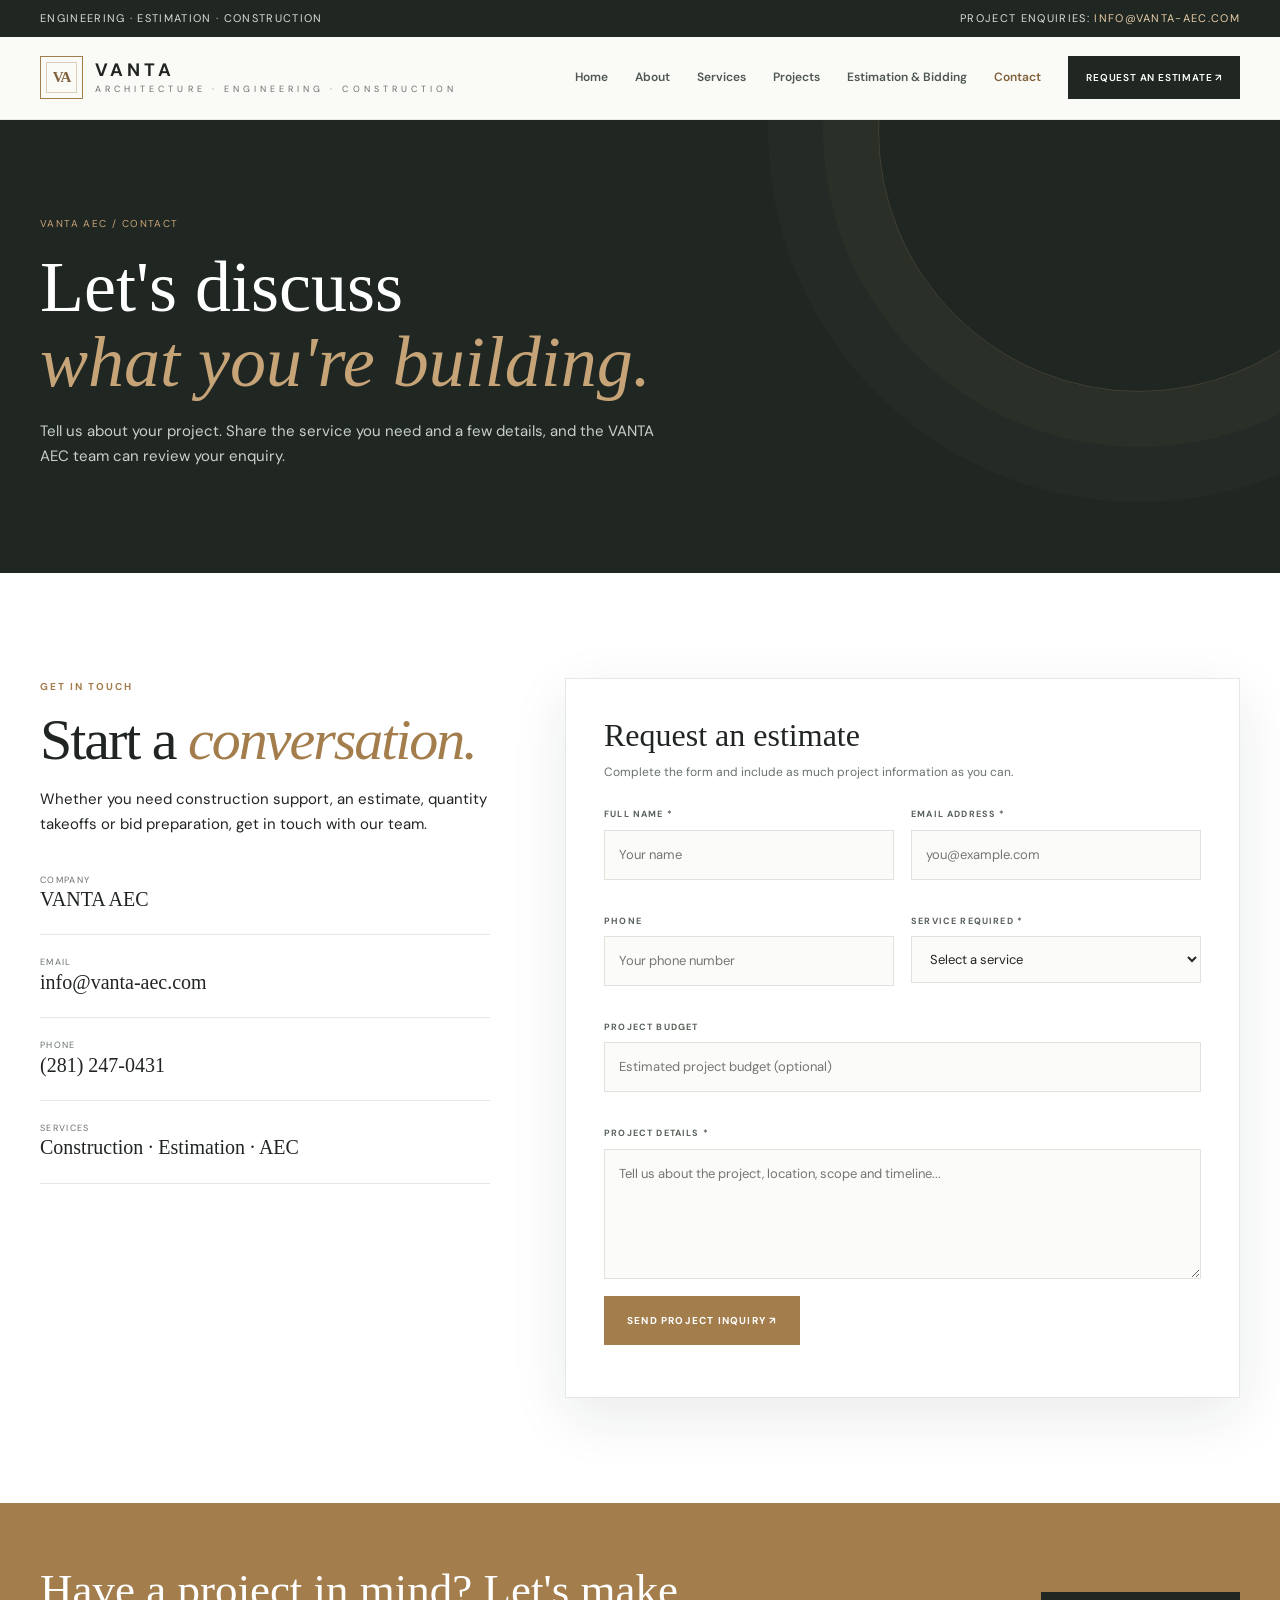
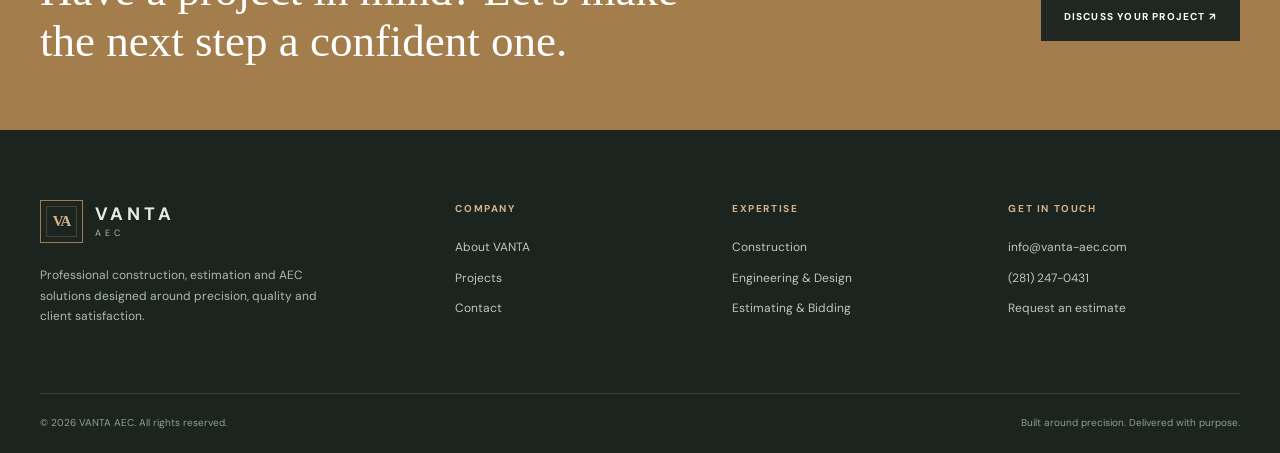
<file: contact.html>
<!doctype html>
<html lang="en">
  <head>
    <meta charset="utf-8" />
    <meta name="viewport" content="width=device-width,initial-scale=1" />
    <title>Contact VANTA AEC | VANTA AEC</title>
    <meta
      name="description"
      content="Contact VANTA AEC for construction, estimation, quantity takeoff, engineering and bidding enquiries."
    />
    <meta name="robots" content="index,follow" />
    <link rel="canonical" href="https://vanta-aec.com/contact.html" />
    <meta property="og:type" content="website" />
    <meta property="og:site_name" content="VANTA AEC" />
    <meta property="og:title" content="Contact VANTA AEC | VANTA AEC" />
    <meta
      property="og:description"
      content="Contact VANTA AEC for construction, estimation, quantity takeoff, engineering and bidding enquiries."
    />
    <meta property="og:url" content="https://vanta-aec.com/contact.html" />
    <link rel="preconnect" href="https://fonts.googleapis.com" />
    <link rel="preconnect" href="https://fonts.gstatic.com" crossorigin />
    <link
      href="https://fonts.googleapis.com/css2?family=DM+Sans:wght@400;500;600;700&display=swap"
      rel="stylesheet"
    />
    <link rel="stylesheet" href="assets/css/style.css" />
    <link rel="icon" href="favicon.png" type="image/png" />
    <script type="application/ld+json">
      {
        "@context": "https://schema.org",
        "@type": "Organization",
        "name": "VANTA AEC",
        "url": "https://vanta-aec.com/",
        "description": "Contact VANTA AEC for construction, estimation, quantity takeoff, engineering and bidding enquiries.",
        "email": "info@vanta-aec.com",
        "telephone": "+12812470431"
      }
    </script>
    <!-- Google tag (gtag.js) -->
    <script
      async
      src="https://www.googletagmanager.com/gtag/js?id=G-F6CHMEECGR"
    ></script>
    <script>
      window.dataLayer = window.dataLayer || [];
      function gtag() {
        dataLayer.push(arguments);
      }
      gtag("js", new Date());

      gtag("config", "G-F6CHMEECGR");
    </script>
  </head>
  <body>
    <div class="topline">
      <div class="container">
        <span>Engineering · Estimation · Construction</span
        ><span
          >Project enquiries:
          <a href="mailto:info@vanta-aec.com">info@vanta-aec.com</a></span
        >
      </div>
    </div>
    <header class="site-header">
      <div class="container nav-wrap">
        <a class="brand" href="index.html" aria-label="VANTA AEC home"
          ><span class="brand-mark">VA</span
          ><span class="brand-name"
            ><strong>VANTA</strong
            ><small>ARCHITECTURE · ENGINEERING · CONSTRUCTION</small></span
          ></a
        ><button
          class="menu-toggle"
          aria-label="Open navigation"
          aria-expanded="false"
        >
          <span></span><span></span><span></span>
        </button>
        <nav class="nav" aria-label="Main navigation">
          <a href="index.html">Home</a><a href="about.html">About</a
          ><a href="services.html">Services</a
          ><a href="projects.html">Projects</a
          ><a href="estimation.html">Estimation & Bidding</a
          ><a href="contact.html" aria-current="page">Contact</a
          ><a class="nav-cta" href="contact.html">REQUEST AN ESTIMATE ↗</a>
        </nav>
      </div>
    </header>
    <main>
      <section class="page-hero">
        <div class="container">
          <div class="breadcrumb">VANTA AEC / Contact</div>
          <h1>
            Let's discuss<br /><em style="color: #c7a477"
              >what you're building.</em
            >
          </h1>
          <p>
            Tell us about your project. Share the service you need and a few
            details, and the VANTA AEC team can review your enquiry.
          </p>
        </div>
      </section>
      <section class="section section-white">
        <div class="container contact-layout">
          <div>
            <div class="kicker">Get in touch</div>
            <h2 class="section-title">Start a <em>conversation.</em></h2>
            <p>
              Whether you need construction support, an estimate, quantity
              takeoffs or bid preparation, get in touch with our team.
            </p>
            <div class="contact-detail">
              <small>Company</small><span>VANTA AEC</span>
            </div>
            <div class="contact-detail">
              <small>Email</small
              ><a href="mailto:info@vanta-aec.com">info@vanta-aec.com</a>
            </div>
            <div class="contact-detail">
              <small>Phone</small><a href="tel:+12812470431">(281) 247-0431</a>
            </div>
            <div class="contact-detail">
              <small>Services</small
              ><span>Construction · Estimation · AEC</span>
            </div>
          </div>
          <div class="form-box">
            <h2>Request an estimate</h2>
            <p>
              Complete the form and include as much project information as you
              can.
            </p>
            <form
              id="inquiryForm"
              action="https://formsubmit.co/info@vanta-aec.com"
              method="POST"
            >
              <input
                type="hidden"
                name="_subject"
                value="New VANTA AEC Website Inquiry"
              /><input type="hidden" name="_template" value="table" /><input
                type="hidden"
                name="_next"
                value="https://vanta-aec.com/contact.html?sent=1"
              /><input
                type="text"
                name="_honey"
                style="display: none"
                tabindex="-1"
                autocomplete="off"
              />
              <div class="form-grid">
                <div class="field">
                  <label for="name">Full name *</label
                  ><input
                    id="name"
                    name="name"
                    autocomplete="name"
                    required
                    placeholder="Your name"
                  />
                </div>
                <div class="field">
                  <label for="email">Email address *</label
                  ><input
                    id="email"
                    type="email"
                    name="email"
                    autocomplete="email"
                    required
                    placeholder="you@example.com"
                  />
                </div>
                <div class="field">
                  <label for="phone">Phone</label
                  ><input
                    id="phone"
                    name="phone"
                    autocomplete="tel"
                    placeholder="Your phone number"
                  />
                </div>
                <div class="field">
                  <label for="service">Service required *</label
                  ><select id="service" name="service" required>
                    <option value="">Select a service</option>
                    <option>Residential Construction</option>
                    <option>Commercial Construction</option>
                    <option>Industrial Construction</option>
                    <option>Architectural / Structural / MEP</option>
                    <option>Residential Estimating</option>
                    <option>Commercial Estimating</option>
                    <option>Construction Bidding</option>
                    <option>Other</option>
                  </select>
                </div>
                <div class="field full">
                  <label for="budget">Project budget</label
                  ><input
                    id="budget"
                    name="budget"
                    placeholder="Estimated project budget (optional)"
                  />
                </div>
                <div class="field full">
                  <label for="message">Project details *</label
                  ><textarea
                    id="message"
                    name="message"
                    required
                    placeholder="Tell us about the project, location, scope and timeline..."
                  ></textarea>
                </div>
              </div>
              <button class="btn" type="submit">Send project inquiry ↗</button>
              <p class="form-status" aria-live="polite"></p>
            </form>
          </div>
        </div>
      </section>
    </main>
    <section class="cta">
      <div class="container cta-inner">
        <h2>
          Have a project in mind? Let's make the next step a confident one.
        </h2>
        <a class="btn" href="contact.html">Discuss your project ↗</a>
      </div>
    </section>
    <footer class="footer">
      <div class="container footer-grid">
        <div>
          <a class="brand" href="index.html"
            ><span class="brand-mark">VA</span
            ><span class="brand-name"
              ><strong>VANTA</strong><small>AEC</small></span
            ></a
          >
          <p class="footer-description">
            Professional construction, estimation and AEC solutions designed
            around precision, quality and client satisfaction.
          </p>
        </div>
        <div class="footer-col">
          <h4>Company</h4>
          <a href="about.html">About VANTA</a
          ><a href="projects.html">Projects</a
          ><a href="contact.html">Contact</a>
        </div>
        <div class="footer-col">
          <h4>Expertise</h4>
          <a href="services.html">Construction</a
          ><a href="services.html">Engineering & Design</a
          ><a href="estimation.html">Estimating & Bidding</a>
        </div>
        <div class="footer-col">
          <h4>Get in touch</h4>
          <a href="mailto:info@vanta-aec.com">info@vanta-aec.com</a
          ><a href="tel:+12812470431">(281) 247-0431</a
          ><a href="contact.html">Request an estimate</a>
        </div>
      </div>
      <div class="container copyright">
        <span
          >© <span data-year>2026</span> VANTA AEC. All rights reserved.</span
        ><span>Built around precision. Delivered with purpose.</span>
      </div>
    </footer>
    <script src="assets/js/main.js" defer></script>
  </body>
</html>
</file>
<file: assets/css/style.css>
:root{
 --ink:#202522;--muted:#68716b;--paper:#f7f7f3;--white:#fff;--line:#e5e7e1;
 --accent:#a47d4d;--accent-dark:#80603a;--dark:#202723;--dark-2:#2b342e;
 --serif:Georgia,"Times New Roman",serif;--sans:"DM Sans",Arial,sans-serif;
 --container:1200px;--shadow:0 18px 55px rgba(26,35,29,.09)
}
*{box-sizing:border-box}html{scroll-behavior:smooth;scroll-padding-top:100px}
body{margin:0;background:var(--paper);color:var(--ink);font-family:var(--sans);font-size:15px;line-height:1.7;-webkit-font-smoothing:antialiased}
img{max-width:100%;display:block}a{color:inherit;text-decoration:none}button,input,select,textarea{font:inherit}
.container{width:min(var(--container),calc(100% - 48px));margin:auto}
.topline{background:var(--dark);color:#d7ddd7;font-size:11px;letter-spacing:.12em;text-transform:uppercase}
.topline .container{display:flex;justify-content:space-between;padding:9px 0;gap:20px}
.topline a{color:#e8cda7}
.site-header{position:sticky;top:0;z-index:50;background:rgba(250,250,247,.94);backdrop-filter:blur(16px);border-bottom:1px solid rgba(32,37,34,.08)}
.nav-wrap{height:82px;display:flex;align-items:center;justify-content:space-between;gap:30px}
.brand{display:flex;align-items:center;gap:12px;min-width:190px}
.brand-mark{width:43px;height:43px;border:1px solid var(--accent);display:grid;place-items:center;color:var(--accent-dark);font:600 15px var(--serif);letter-spacing:-.08em;position:relative}
.brand-mark:after{content:"";position:absolute;inset:5px;border:1px solid rgba(164,125,77,.35)}
.brand-name{display:flex;flex-direction:column;line-height:1}
.brand-name strong{font-size:18px;letter-spacing:.22em;font-weight:700}
.brand-name small{font-size:9px;letter-spacing:.45em;color:var(--muted);margin-top:6px}
.nav{display:flex;align-items:center;gap:27px}
.nav a{font-size:12px;font-weight:600;color:#4e5851;transition:.2s}
.nav a:hover,.nav a[aria-current=page]{color:var(--accent-dark)}
.nav .nav-cta{padding:13px 18px;background:var(--dark);color:white;letter-spacing:.08em;font-size:10px}
.nav .nav-cta:hover{background:var(--accent-dark);color:white}
.menu-toggle{display:none;border:1px solid var(--line);background:transparent;width:44px;height:42px;cursor:pointer}
.menu-toggle span{display:block;width:18px;height:1px;background:var(--ink);margin:5px auto}
.hero{min-height:650px;position:relative;display:flex;align-items:center;color:white;background:#303b34;overflow:hidden}
.hero:before{content:"";position:absolute;inset:0;background:linear-gradient(90deg,rgba(20,29,24,.88) 0%,rgba(20,29,24,.64) 48%,rgba(20,29,24,.16) 100%),url("https://images.unsplash.com/photo-1487958449943-2429e8be8625?auto=format&fit=crop&w=2000&q=82") center/cover}
.hero .container{position:relative;z-index:1;padding:100px 0}
.eyebrow,.kicker{font-size:10px;letter-spacing:.2em;text-transform:uppercase;font-weight:700;color:var(--accent)}
.hero .eyebrow{color:#e6c79f;display:flex;align-items:center;gap:12px}
.eyebrow:before{content:"";width:34px;height:1px;background:currentColor}
.hero h1{font:400 clamp(48px,7vw,88px)/1.02 var(--serif);max-width:760px;margin:24px 0}
.hero h1 em,.section-title em{font-weight:400;color:#c7a477}
.hero-copy{max-width:570px;color:#e2e6e1;font-size:16px}
.actions{display:flex;gap:13px;flex-wrap:wrap;margin-top:34px}
.btn{display:inline-flex;align-items:center;justify-content:center;gap:16px;padding:15px 22px;background:var(--accent);color:white;border:1px solid var(--accent);font-size:10px;font-weight:700;letter-spacing:.12em;text-transform:uppercase;transition:.25s;cursor:pointer}
.btn:hover{background:var(--accent-dark);border-color:var(--accent-dark);transform:translateY(-2px)}
.btn-outline{background:transparent;border-color:rgba(255,255,255,.6);color:white}
.btn-outline:hover{background:white;color:var(--ink);border-color:white}
.hero-note{margin-top:55px;display:flex;gap:35px;flex-wrap:wrap;color:#d7ded8;font-size:11px;letter-spacing:.08em;text-transform:uppercase}
.hero-note strong{display:block;color:white;font:400 29px var(--serif);letter-spacing:0}
.section{padding:105px 0}
.section-white{background:white}.section-dark{background:var(--dark);color:white}
.section-head{display:flex;justify-content:space-between;align-items:end;gap:45px;margin-bottom:48px}
.section-head>p{max-width:430px;color:var(--muted);margin:0}
.section-dark .section-head>p{color:#c0c8c1}
.section-title{font:400 clamp(37px,5vw,58px)/1.1 var(--serif);letter-spacing:-.035em;margin:13px 0 0}
.section-title em{color:var(--accent)}
.intro-grid{display:grid;grid-template-columns:1fr 1.05fr;gap:90px;align-items:start}
.intro-grid .lead{font:400 27px/1.4 var(--serif);margin:0 0 20px}
.text-link{display:inline-flex;gap:13px;align-items:center;color:var(--accent-dark);font-size:11px;font-weight:700;letter-spacing:.1em;text-transform:uppercase;border-bottom:1px solid #cbb99f;padding-bottom:8px;margin-top:14px}
.stats-strip{background:#eeeFE9;border-top:1px solid var(--line);border-bottom:1px solid var(--line)}
.stats-grid{display:grid;grid-template-columns:repeat(4,1fr)}
.stat{padding:32px 20px;border-right:1px solid #daddd5}.stat:first-child{padding-left:0}.stat:last-child{border:0}
.stat strong{font:400 37px var(--serif);display:block;color:var(--accent-dark)}
.stat span{font-size:10px;text-transform:uppercase;letter-spacing:.12em;color:var(--muted)}
.cards{display:grid;grid-template-columns:repeat(3,1fr);gap:18px}
.card{background:white;border:1px solid var(--line);padding:29px;min-height:220px;transition:.25s;position:relative}
.card:hover{transform:translateY(-5px);box-shadow:var(--shadow);border-color:#d5c3a9}
.card-num{font:italic 18px var(--serif);color:var(--accent)}
.card h3{font:400 24px/1.2 var(--serif);margin:24px 0 10px}
.card p{color:var(--muted);font-size:13px;margin:0}
.card-arrow{position:absolute;right:25px;top:25px;color:var(--accent);font-size:20px}
.image-band{min-height:420px;background:linear-gradient(90deg,rgba(26,35,29,.82),rgba(26,35,29,.2)),url("https://images.unsplash.com/photo-1486406146926-c627a92ad1ab?auto=format&fit=crop&w=1900&q=80") center/cover;display:flex;align-items:center;color:white}
.image-band .container{padding:90px 0}
.image-band h2{font:400 clamp(38px,5vw,64px)/1.1 var(--serif);max-width:650px;margin:15px 0 25px}
.split{display:grid;grid-template-columns:1fr 1fr;gap:70px;align-items:center}
.photo-frame{min-height:440px;position:relative;background:#d9ddd6}
.photo-frame img{width:100%;height:100%;min-height:440px;object-fit:cover}
.photo-frame:after{content:"";position:absolute;inset:18px;border:1px solid rgba(255,255,255,.65);pointer-events:none}
.check-list{padding:0;list-style:none;margin:25px 0}
.check-list li{padding:12px 0;border-bottom:1px solid var(--line);color:var(--muted)}
.check-list li:before{content:"—";color:var(--accent);margin-right:13px}
.page-hero{background:var(--dark);color:white;padding:95px 0 88px;position:relative;overflow:hidden}
.page-hero:after{content:"";position:absolute;width:520px;height:520px;border:1px solid rgba(201,164,119,.2);border-radius:50%;right:-120px;top:-250px;box-shadow:0 0 0 55px rgba(201,164,119,.035),0 0 0 110px rgba(201,164,119,.025)}
.page-hero .container{position:relative;z-index:1}
.page-hero h1{font:400 clamp(45px,6vw,72px)/1.05 var(--serif);margin:18px 0;max-width:800px}
.page-hero p{max-width:620px;color:#c9d0ca}
.breadcrumb{font-size:10px;text-transform:uppercase;letter-spacing:.14em;color:#c7a477}
.project-grid{display:grid;grid-template-columns:1.2fr .8fr;gap:20px}
.project-card{min-height:360px;position:relative;overflow:hidden;background:#354139;color:white}
.project-card img{width:100%;height:100%;position:absolute;inset:0;object-fit:cover;transition:transform .7s}
.project-card:hover img{transform:scale(1.04)}
.project-card:after{content:"";position:absolute;inset:0;background:linear-gradient(0deg,rgba(15,22,18,.82),transparent 65%)}
.project-card .project-caption{position:absolute;z-index:1;bottom:27px;left:30px;right:25px}
.project-card small{color:#e4c69e;text-transform:uppercase;letter-spacing:.16em;font-size:9px}
.project-card h3{font:400 28px var(--serif);margin:8px 0 0}
.project-stack{display:grid;gap:20px}.project-stack .project-card{min-height:170px}
.samples-grid{display:grid;grid-template-columns:repeat(2,1fr);gap:14px}
.sample{display:flex;gap:20px;padding:25px;background:white;border:1px solid var(--line)}
.pdf-icon{width:48px;height:58px;flex:none;background:#f0e9df;color:var(--accent-dark);display:grid;place-items:center;font-size:10px;font-weight:700;letter-spacing:.1em}
.sample h3{font:400 22px var(--serif);margin:0 0 7px}.sample p{font-size:12px;color:var(--muted);margin:0 0 12px}
.sample a{font-size:10px;color:var(--accent-dark);font-weight:700;letter-spacing:.1em}
.process{display:grid;grid-template-columns:repeat(4,1fr);gap:1px;background:#465149;border:1px solid #465149}
.process article{background:var(--dark);padding:27px}.process b{font:italic 20px var(--serif);color:#c7a477}.process h3{font:400 22px var(--serif);margin:20px 0 8px}.process p{font-size:12px;color:#c0c8c1}
.contact-layout{display:grid;grid-template-columns:.8fr 1.2fr;gap:75px}
.contact-detail{padding:20px 0;border-bottom:1px solid var(--line)}.contact-detail small{display:block;color:var(--muted);font-size:9px;letter-spacing:.15em;text-transform:uppercase}.contact-detail a,.contact-detail span{font:400 20px var(--serif)}
.form-box{background:white;padding:38px;border:1px solid var(--line);box-shadow:var(--shadow)}
.form-box h2{font:400 32px var(--serif);margin:0 0 8px}.form-box>p{font-size:12px;color:var(--muted);margin:0 0 25px}
.form-grid{display:grid;grid-template-columns:1fr 1fr;gap:17px}
.field{display:flex;flex-direction:column;gap:7px;margin-bottom:17px}.field.full{grid-column:1/-1}
.field label{font-size:9px;font-weight:700;letter-spacing:.13em;color:#59625b;text-transform:uppercase}
.field input,.field select,.field textarea{width:100%;border:1px solid #dfe3dc;background:#fbfcf9;padding:13px 14px;outline:none;color:var(--ink);font-size:13px}
.field input:focus,.field select:focus,.field textarea:focus{border-color:var(--accent)}
.field textarea{min-height:130px;resize:vertical}
.form-status{font-size:12px;color:var(--accent-dark);margin:14px 0 0}
.team-panel{background:#f0f0e9;padding:40px;display:flex;gap:25px;align-items:flex-start}
.initials{width:72px;height:72px;display:grid;place-items:center;background:var(--dark);color:#d6b58a;font:400 25px var(--serif);flex:none}
.team-panel h3{font:400 27px var(--serif);margin:0}.team-panel p{font-size:13px;color:var(--muted)}
.cta{background:var(--accent);color:white;padding:62px 0}.cta-inner{display:flex;align-items:center;justify-content:space-between;gap:30px}.cta h2{font:400 clamp(30px,4vw,45px)/1.15 var(--serif);margin:0;max-width:650px}.cta .btn{background:var(--dark);border-color:var(--dark);white-space:nowrap}
.footer{background:#1c2420;color:#e8ece7;padding:70px 0 22px}
.footer-grid{display:grid;grid-template-columns:1.6fr 1fr 1fr 1fr;gap:45px;padding-bottom:55px}
.footer .brand-name small{color:#aeb8b0}.footer .brand-mark{color:#d6b58a}
.footer-description{max-width:300px;color:#aeb8b0;font-size:12px;margin-top:22px}
.footer h4{font-size:10px;letter-spacing:.16em;text-transform:uppercase;color:#d4b48c;margin:0 0 20px}
.footer-col a{display:block;color:#bdc6bf;font-size:12px;margin:10px 0}.footer-col a:hover{color:white}
.copyright{border-top:1px solid #3a433d;padding-top:20px;display:flex;justify-content:space-between;gap:20px;color:#929e95;font-size:10px}
.reveal{opacity:0;transform:translateY(18px);transition:opacity .7s,transform .7s}.reveal.visible{opacity:1;transform:none}
@media(max-width:950px){.nav{gap:15px}.nav a{font-size:11px}.intro-grid,.split,.contact-layout{gap:40px}.cards{grid-template-columns:repeat(2,1fr)}.footer-grid{grid-template-columns:1.5fr 1fr 1fr}.footer-grid>div:last-child{grid-column:2}}
@media(max-width:760px){
 .container{width:min(100% - 34px,var(--container))}.topline .container{font-size:9px}.topline .container span:last-child{display:none}
 .nav-wrap{height:70px}.menu-toggle{display:block}.nav{display:none;position:absolute;top:70px;left:0;right:0;background:#fafaf7;padding:18px 24px 25px;border-bottom:1px solid var(--line);box-shadow:var(--shadow);flex-direction:column;align-items:stretch;gap:0}
 .nav.open{display:flex}.nav a{padding:12px 0;border-bottom:1px solid var(--line);font-size:12px}.nav .nav-cta{text-align:center;margin-top:14px;padding:14px}
 .hero{min-height:620px}.hero .container{padding:80px 0}.hero h1{font-size:54px}.hero-copy{font-size:14px}.hero-note{gap:22px;margin-top:40px}.hero-note strong{font-size:24px}
 .section{padding:75px 0}.section-head{display:block;margin-bottom:32px}.section-head>p{margin-top:20px}.intro-grid,.split,.contact-layout{grid-template-columns:1fr;gap:30px}
 .stats-grid{grid-template-columns:repeat(2,1fr)}.stat{padding:22px 12px;border-bottom:1px solid #daddd5}.stat:nth-child(2){border-right:0}.stat strong{font-size:30px}
 .cards{grid-template-columns:1fr}.card{min-height:185px}.image-band{min-height:350px}.image-band .container{padding:65px 0}
 .project-grid{grid-template-columns:1fr}.project-card{min-height:300px}.project-stack{grid-template-columns:1fr 1fr}.project-stack .project-card{min-height:180px}
 .samples-grid{grid-template-columns:1fr}.process{grid-template-columns:1fr 1fr}.form-box{padding:25px 20px}.cta-inner{align-items:flex-start;flex-direction:column}
 .footer-grid{grid-template-columns:1fr 1fr;gap:30px}.footer-grid>div:first-child{grid-column:1/-1}.footer-grid>div:last-child{grid-column:auto}.copyright{flex-direction:column}
}
@media(max-width:480px){.hero h1{font-size:46px}.hero-note{display:grid;grid-template-columns:1fr 1fr}.form-grid{grid-template-columns:1fr}.field.full{grid-column:auto}.process{grid-template-columns:1fr}.project-stack{grid-template-columns:1fr}.team-panel{padding:25px;flex-direction:column}}
@media(prefers-reduced-motion:reduce){html{scroll-behavior:auto}*,*:before,*:after{transition:none!important;animation:none!important}.reveal{opacity:1;transform:none}}
</file>
